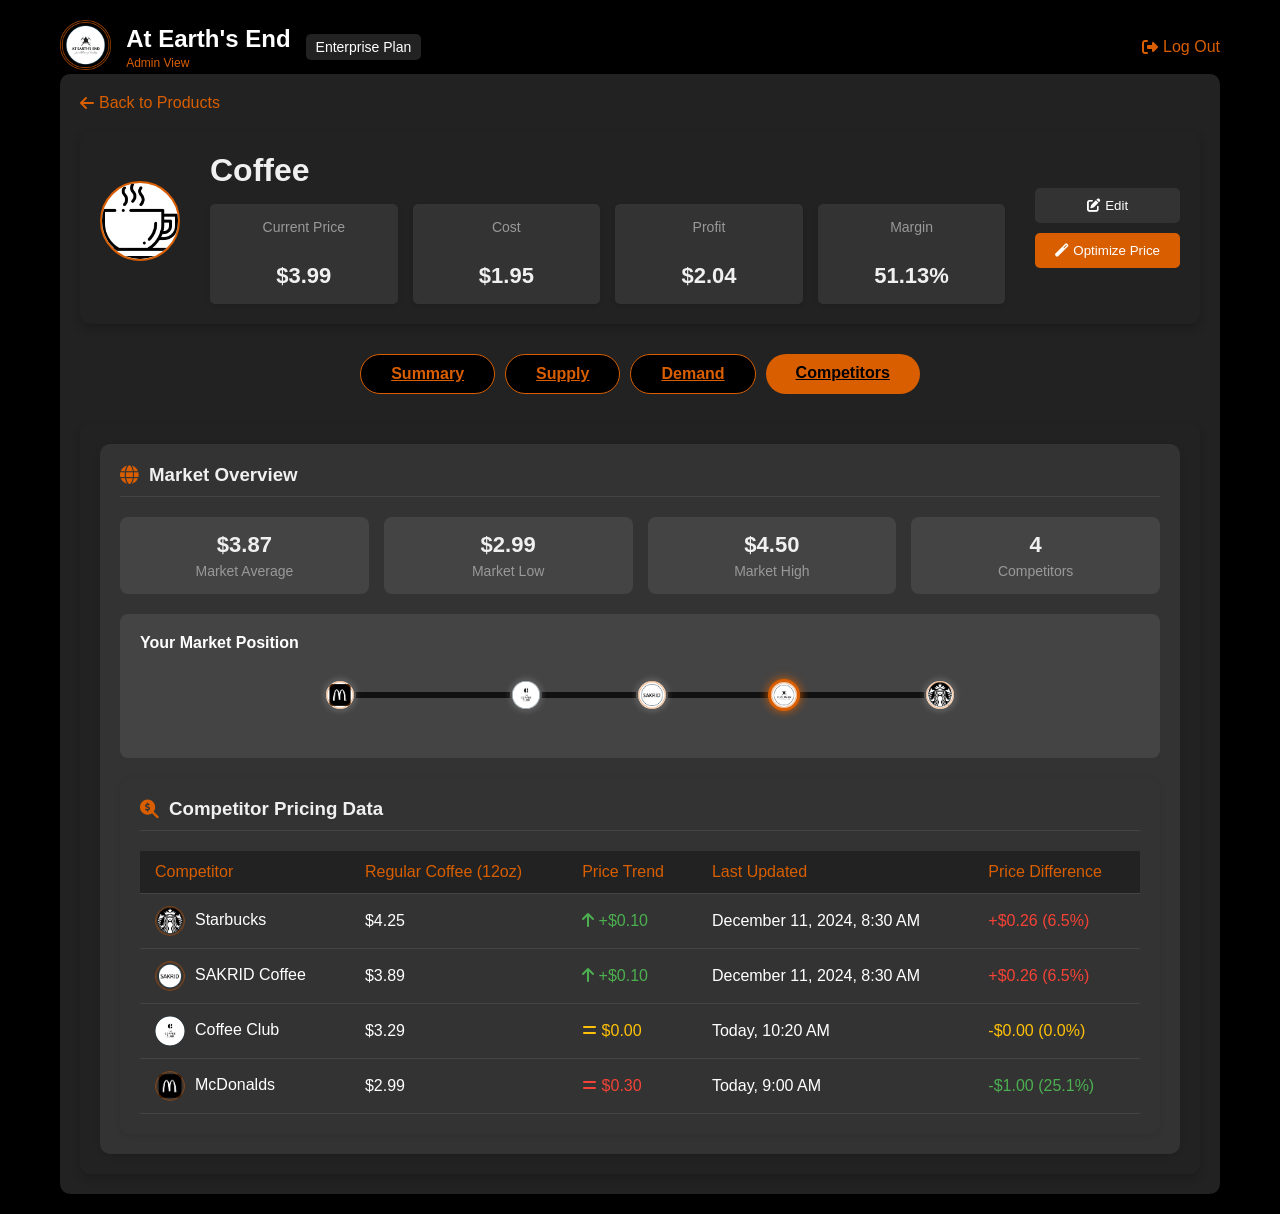
<file: Web_App/competitors.html>
<!DOCTYPE html>
<html lang="en">
    <head>
        <meta charset="UTF-8">
        <meta name="viewport" content="width=device-width, initial-scale=1.0">
        <title>Coffee Details - Dynamic Pricing POS System</title>
        <link rel="stylesheet" href="item-details.css">
        <link rel="stylesheet" href="https://cdnjs.cloudflare.com/ajax/libs/font-awesome/6.2.0/css/all.min.css">
        <link rel="icon" type="image/x-icon" href="/assets/favicon.ico">
    </head>
    <body>
        <div id="item-details-page">
            <div class="container">
                <header class="dashboard-header" style="justify-content: space-between; display: flex; align-items: center;">
                    <div style="display: flex; align-items: center; gap: 15px;">
                        <a href="dashboard.html"><img src="assets/store.png" alt="Store Icon" class="logo"></a>
                        <div><h2>At Earth's End</h2><span class="admin-badge">Admin View</span></div>
                        <span class="plan-badge">Enterprise Plan</span>
                    </div>
                    <a href="index.html" class="logout-btn"><i class="fas fa-sign-out-alt"></i> Log Out</a>
                </header>
    
    
                <div class="tab-content">
                    <div class="back-navigation">
                        <a href="dashboard.html"><i class="fas fa-arrow-left"></i> Back to Products</a>
                    </div>
                    
                    <div class="product-header">
                        <div class="product-image">
                            <img src="assets/Beverages/DripCoffee.png" alt="Coffee">
                        </div>
                        <div class="product-info">
                            <h1>Coffee</h1>
                            <div class="product-stats">
                                <div class="stat">
                                    <span class="stat-label">Current Price</span>
                                    <span class="stat-value">$3.99</span>
                                </div>
                                <div class="stat">
                                    <span class="stat-label">Cost</span>
                                    <span class="stat-value">$1.95</span>
                                </div>
                                <div class="stat">
                                    <span class="stat-label">Profit</span>
                                    <span class="stat-value profit-positive">$2.04</span>
                                </div>
                                <div class="stat">
                                    <span class="stat-label">Margin</span>
                                    <span class="stat-value profit-positive">51.13%</span>
                                </div>
                            </div>
                        </div>
                        <div class="product-actions">
                            <button class="action-btn edit-btn"><i class="fas fa-edit"></i> Edit</button>
                            <button class="action-btn optimize-btn"><i class="fas fa-magic"></i> Optimize Price</button>
                        </div>
                    </div>
                    
                    <div class="tabs">
                        <a href="summary.html" class="tab">Summary</a>
                        <a href="supply.html" class="tab">Supply</a>
                        <a href="demand.html" class="tab">Demand</a>
                        <a href="competitors.html" class="tab active">Competitors</a>
                    </div>

            <div class="tab-content">
                <div class="tab-pane" id="competitors-tab">
                    <div class="dashboard-grid">
                        <div class="dashboard-card full-width">
                            <h3><i class="fas fa-globe"></i> Market Overview</h3>
                            <div class="market-overview">
                                <div class="market-stats">
                                    <div class="market-stat">
                                        <div class="stat-value">$3.87</div>
                                        <div class="stat-label">Market Average</div>
                                    </div>
                                    <div class="market-stat">
                                        <div class="stat-value">$2.99</div>
                                        <div class="stat-label">Market Low</div>
                                    </div>
                                    <div class="market-stat">
                                        <div class="stat-value">$4.50</div>
                                        <div class="stat-label">Market High</div>
                                    </div>
                                    <div class="market-stat">
                                        <div class="stat-value">4</div>
                                        <div class="stat-label">Competitors</div>
                                    </div>
                                </div>
                                <div class="market-position">
                                    <h4>Your Market Position</h4>
                                    <div class="price-scale-bar">
                                        <!-- <div class="price-extreme left">$2.99</div> -->
                                        <div class="price-line">
                                            <img src="assets/Beverages/McDonalds.png" class="price-dot" style="left: 0%;">
                                            <img src="assets/Beverages/Coffee Club.png" class="price-dot" style="left: 31%;">
                                            <img src="assets/Beverages/Sakrid.png" class="price-dot" style="left: 52%;">
                                            <img src="assets/Beverages/Starbucks.png" class="price-dot" style="left: 100%;">
                                            <img src="assets/store.png" class="price-dot your-dot" style="left: 74%;">
                                        </div>
                                        <!-- <div class="price-extreme right">$4.50</div> -->
                                    </div>
                                </div>
                        
                        <div class="dashboard-card full-width">
                            <h3><i class="fas fa-search-dollar"></i> Competitor Pricing Data</h3>
                            <table class="competitors-table">
                                <thead>
                                    <tr>
                                        <th>Competitor</th>
                                        <th>Regular Coffee (12oz)</th>
                                        <th>Price Trend</th>
                                        <th>Last Updated</th>
                                        <th>Price Difference</th>
                                    </tr>
                                </thead>
                                <tbody>
                                    <tr>
                                        <td><img src="assets/Beverages/Starbucks.png" class="competitor-icon" alt="Starbucks">Starbucks</td>
                                        <td>$4.25</td>
                                        <td><span class="trend-up"><i class="fas fa-arrow-up"></i> +$0.10</span></td>
                                        <td>December 11, 2024, 8:30 AM</td>
                                        <td><span class="price-higher">+$0.26 (6.5%)</span></td>
                                    </tr>
                                    <tr>
                                        <td><img src="assets/Beverages/Sakrid.png" class="competitor-icon" alt="Peet's">SAKRID Coffee</td>
                                        <td>$3.89</td>
                                        <td><span class="trend-up"><i class="fas fa-arrow-up"></i> +$0.10</span></td>
                                        <td>December 11, 2024, 8:30 AM</td>
                                        <td><span class="price-higher">+$0.26 (6.5%)</span></td>
                                    </tr>
                                    <tr>
                                        <td><img src="assets/Beverages/Coffee Club.png" class="competitor-icon" alt="Dunkin">Coffee Club</td>
                                        <td>$3.29</td>
                                        <td><span class="trend-neutral"><i class="fas fa-equals"></i> $0.00</span></td>
                                        <td>Today, 10:20 AM</td>
                                        <td><span class="price-equal">-$0.00 (0.0%)</span></td>
                                    </tr>
                                    <tr>
                                        <td><img src="assets/Beverages/McDonalds.png" class="competitor-icon" alt="McDonalds">McDonalds</td>
                                        <td>$2.99</td>
                                        <td><span class="trend-down"><i class="fas fa-equals"></i> $0.30</span></td>
                                        <td>Today, 9:00 AM</td>
                                        <td><span class="price-lower">-$1.00 (25.1%)</span></td>
                                    </tr>
                                </tbody>
                            </table>
                        </div>
                    </div>
                </div>
            </div>
        </div>
    </div>
</body>
</html>
</file>
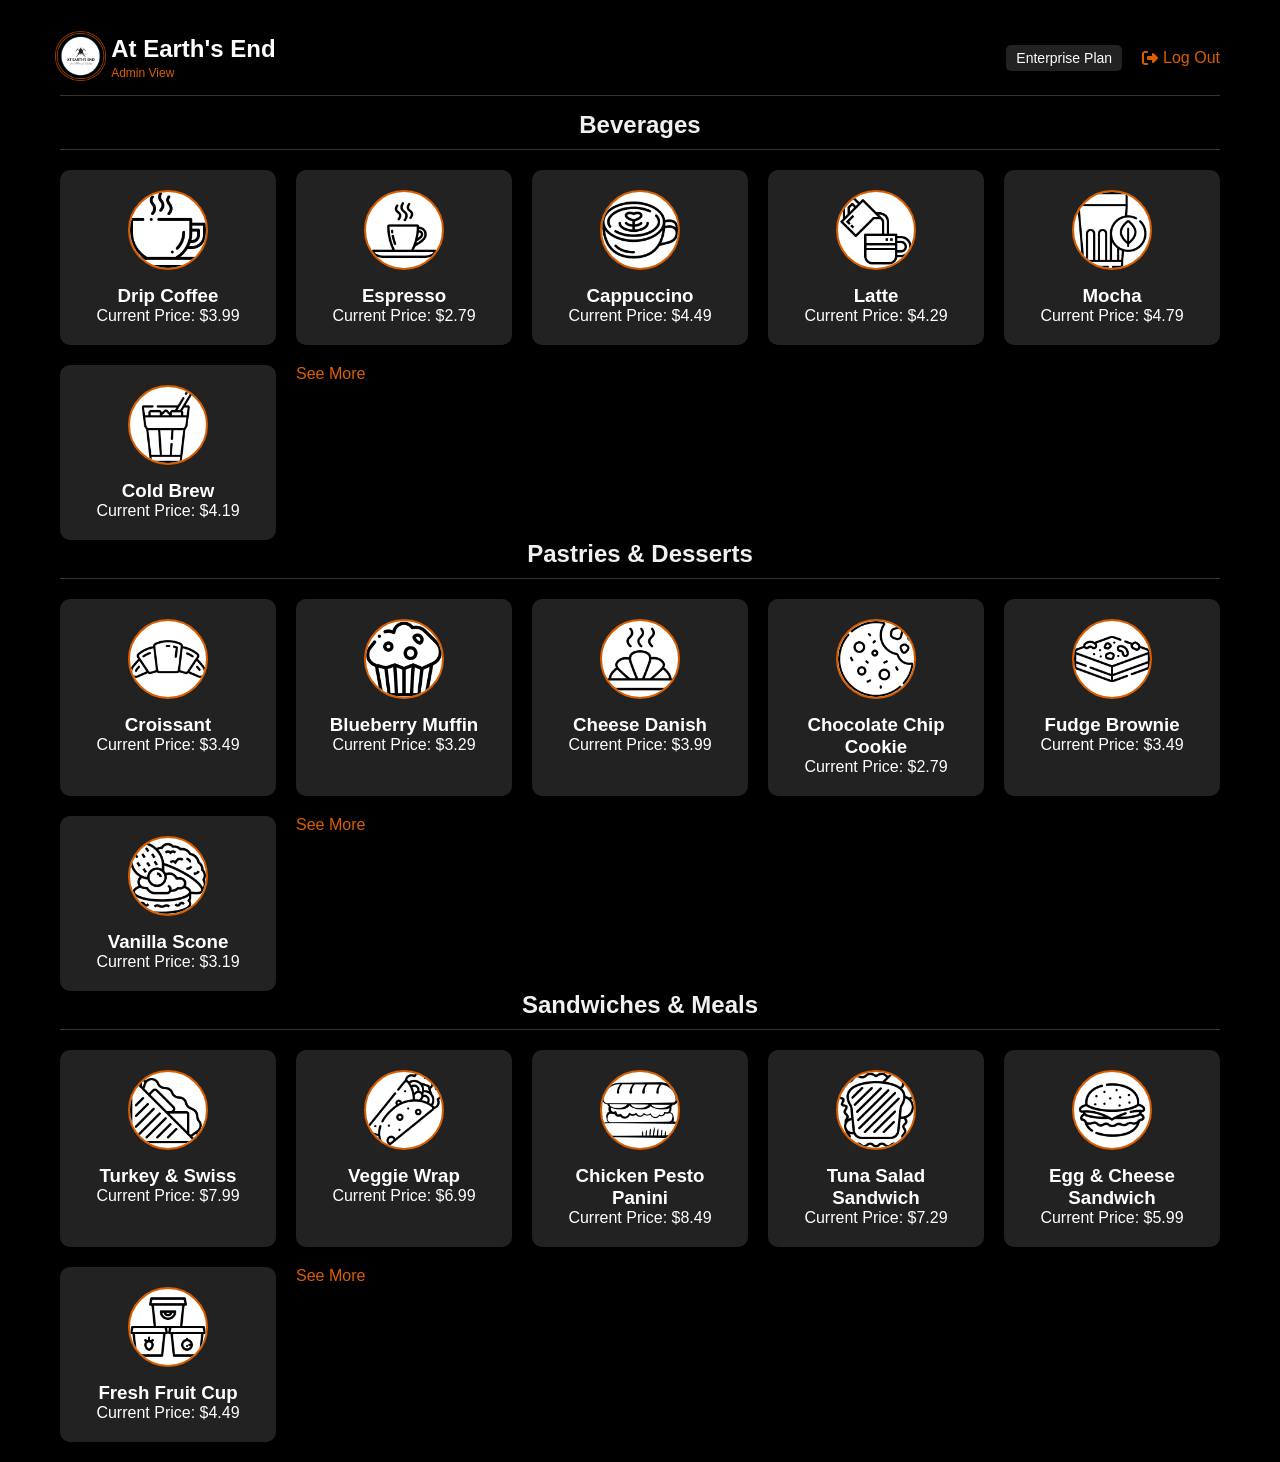
<file: Web_App/dashboard.html>
<!DOCTYPE html>
<html lang="en">
<head>
    <meta charset="UTF-8">
    <meta name="viewport" content="width=device-width, initial-scale=1.0">
    <title>Dashboard - Dynamic Pricing POS System</title>
    <link rel="stylesheet" href="dashboard.css">
    <link rel="stylesheet" href="https://cdnjs.cloudflare.com/ajax/libs/font-awesome/6.2.0/css/all.min.css">
    <link rel="icon" type="image/x-icon" href="/assets/favicon.ico">
</head>
<body>
    <!-- Dashboard Page -->
    <div id="dashboard-page">
        <div class="container">
            <header class="dashboard-header">
                <div style="display: flex; align-items: center;">
                    <a href="dashboard.html">
                        <img src="assets/store.png" alt="Store Icon" class="logo" style="margin: -10%;">
                    </a>
                    <div>
                        <h2>At Earth's End</h2>
                        <span class="admin-badge">Admin View</span>
                    </div>
                </div>
                <div class="header-right">
                    <span class="plan-badge">Enterprise Plan</span>
                    <a href="index.html" class="logout-btn"><i class="fas fa-sign-out-alt"></i> Log Out</a>
                </div>
            </header>
            
            <div class="category-section">
                <h2>Beverages</h2>
                <div class="item-list">
                    <a href="summary.html" class="item-link">
                        <div class="item-card">
                            <div class="item-icon">
                                <img src="assets/Beverages/DripCoffee.png" alt="Coffee">
                            </div>
                            <h3>Drip Coffee</h3>
                            <p>Current Price: $3.99</p>
                        </div>
                    </a>
                    <div class="item-card">
                        <div class="item-icon">
                            <img src="assets/Beverages/Espresso.png" alt="Espresso">
                        </div>
                        <h3>Espresso</h3>
                        <p>Current Price: $2.79</p>
                    </div>
                    <div class="item-card">
                        <div class="item-icon">
                            <img src="assets/Beverages/Cappucino.png" alt="Cappuccino">
                        </div>
                        <h3>Cappuccino</h3>
                        <p>Current Price: $4.49</p>
                    </div>
                    <div class="item-card">
                        <div class="item-icon">
                            <img src="assets/Beverages/Latte.png" alt="Latte">
                        </div>
                        <h3>Latte</h3>
                        <p>Current Price: $4.29</p>
                    </div>
                    <div class="item-card">
                        <div class="item-icon">
                            <img src="assets/Beverages/Matcha.png" alt="Matcha">
                        </div>
                        <h3>Mocha</h3>
                        <p>Current Price: $4.79</p>
                    </div>
                    <div class="item-card">
                        <div class="item-icon">
                            <img src="assets/Beverages/ColdBrew.png" alt="Cold Brew">
                        </div>
                        <h3>Cold Brew</h3>
                        <p>Current Price: $4.19</p>
                    </div>
                    <p class="see-more"><a>See More</a></p>
                </div>
            </div>
            
            <div class="category-section">
                <h2>Pastries & Desserts</h2>
                <div class="item-list">
                    <div class="item-card">
                        <div class="item-icon">
                            <img src="assets/Pasteries/Croisant.png" alt="Croissant">
                        </div>
                        <h3>Croissant</h3>
                        <p>Current Price: $3.49</p>
                    </div>
                    <div class="item-card">
                        <div class="item-icon">
                            <img src="assets/Pasteries/muffin.png" alt="Muffin">
                        </div>
                        <h3>Blueberry Muffin</h3>
                        <p>Current Price: $3.29</p>
                    </div>
                    <div class="item-card">
                        <div class="item-icon">
                            <img src="assets/Pasteries/Danish.png" alt="Danish">
                        </div>
                        <h3>Cheese Danish</h3>
                        <p>Current Price: $3.99</p>
                    </div>
                    <div class="item-card">
                        <div class="item-icon">
                            <img src="assets/Pasteries/Cookie.png" alt="Cookie">
                        </div>
                        <h3>Chocolate Chip Cookie</h3>
                        <p>Current Price: $2.79</p>
                    </div>
                    <div class="item-card">
                        <div class="item-icon">
                            <img src="assets/Pasteries/Brownies.png" alt="Brownie">
                        </div>
                        <h3>Fudge Brownie</h3>
                        <p>Current Price: $3.49</p>
                    </div>
                    <div class="item-card">
                        <div class="item-icon">
                            <img src="assets/Pasteries/Scone.png" alt="Scone">
                        </div>
                        <h3>Vanilla Scone</h3>
                        <p>Current Price: $3.19</p>
                    </div>
                    <p class="see-more"><a>See More</a></p>
                </div>
            </div>
            
            <div class="category-section">
                <h2>Sandwiches & Meals</h2>
                <div class="item-list">
                    <div class="item-card">
                        <div class="item-icon">
                            <img src="assets/Meals/TurkeySwiss.png" alt="Turkey Sandwich">
                        </div>
                        <h3>Turkey & Swiss</h3>
                        <p>Current Price: $7.99</p>
                    </div>
                    <div class="item-card">
                        <div class="item-icon">
                            <img src="assets/Meals/VeggieWrap.png" alt="Veggie Wrap">
                        </div>
                        <h3>Veggie Wrap</h3>
                        <p>Current Price: $6.99</p>
                    </div>
                    <div class="item-card">
                        <div class="item-icon">
                            <img src="assets/Meals/CheckenPestoPannini.png" alt="Chicken Panini">
                        </div>
                        <h3>Chicken Pesto Panini</h3>
                        <p>Current Price: $8.49</p>
                    </div>
                    <div class="item-card">
                        <div class="item-icon">
                            <img src="assets/Meals/TunaSaladSandwhich.png" alt="Tuna Salad">
                        </div>
                        <h3>Tuna Salad Sandwich</h3>
                        <p>Current Price: $7.29</p>
                    </div>
                    <div class="item-card">
                        <div class="item-icon">
                            <img src="assets/Meals/EggSandwhich.png" alt="Breakfast Sandwich">
                        </div>
                        <h3>Egg & Cheese Sandwich</h3>
                        <p>Current Price: $5.99</p>
                    </div>
                    <div class="item-card">
                        <div class="item-icon">
                            <img src="assets/Meals/FruitCup.png" alt="Fruit Cup">
                        </div>
                        <h3>Fresh Fruit Cup</h3>
                        <p>Current Price: $4.49</p>
                    </div>
                <p class="see-more"><a>See More</a></p>
            </div>
            </div>
        </div>
    </div>
</body>
</html>
</file>
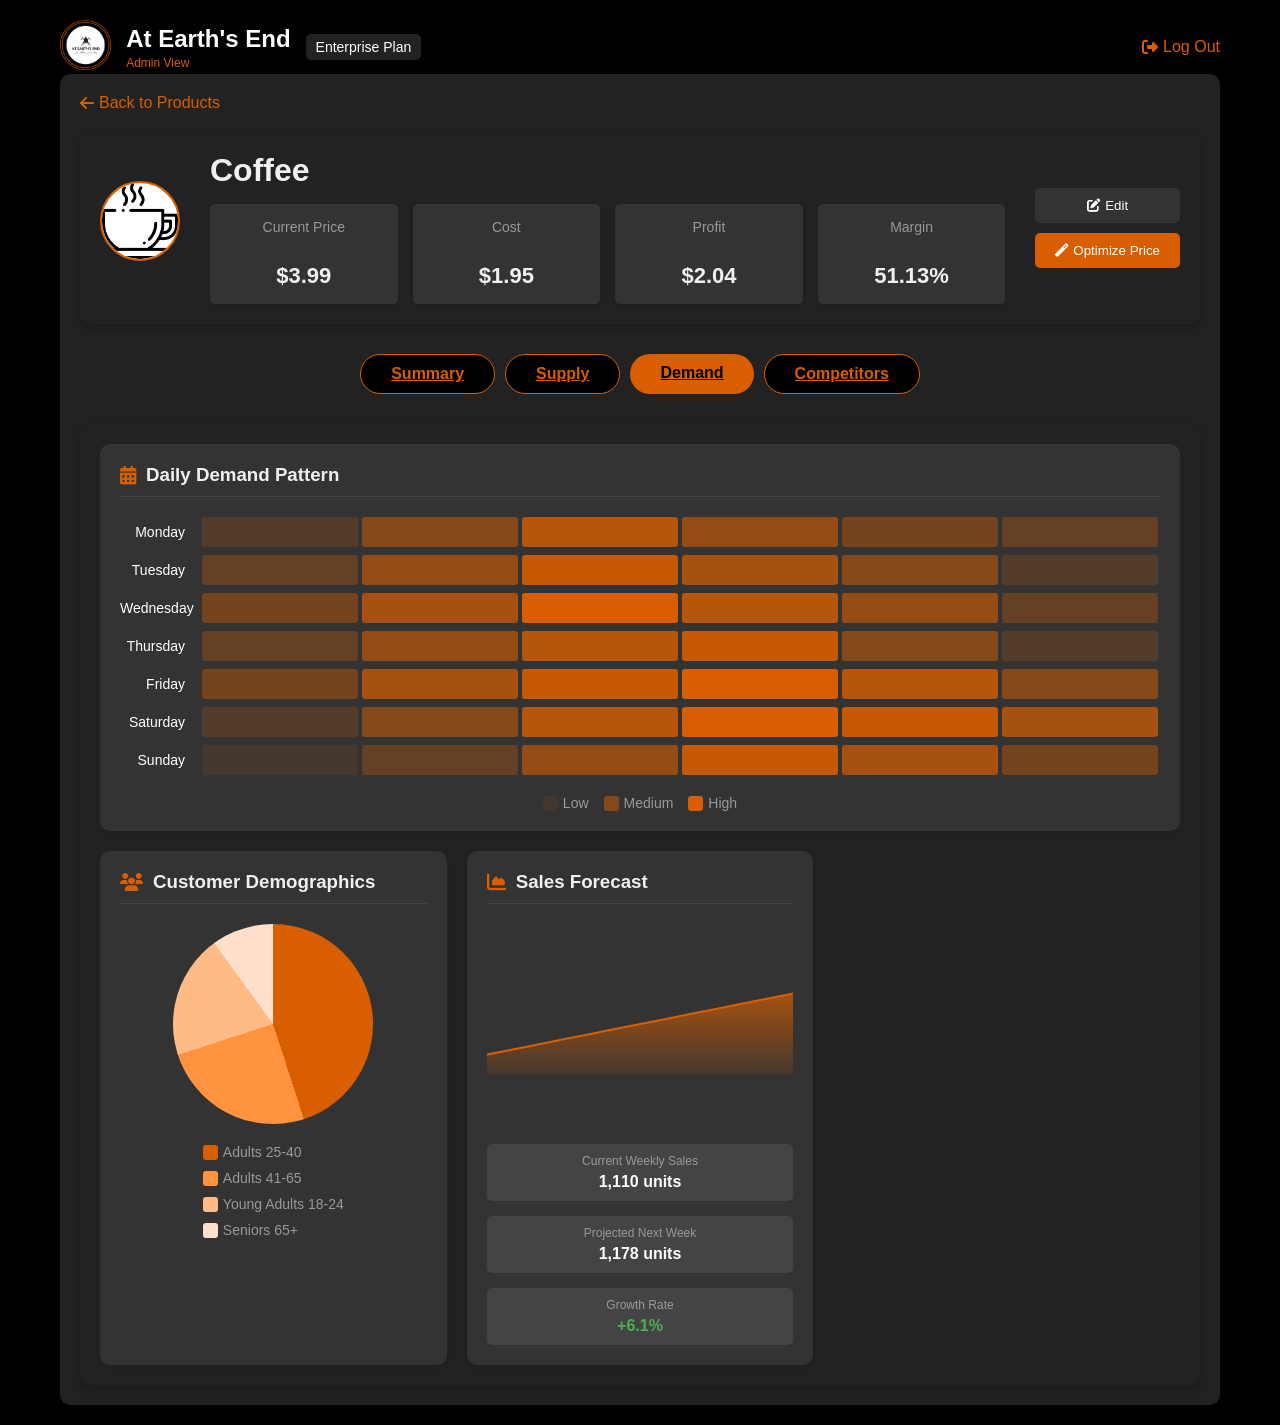
<file: Web_App/demand.html>
<!DOCTYPE html>
<html lang="en">
    <head>
        <meta charset="UTF-8">
        <meta name="viewport" content="width=device-width, initial-scale=1.0">
        <title>Coffee Details - Dynamic Pricing POS System</title>
        <link rel="stylesheet" href="item-details.css">
        <link rel="stylesheet" href="https://cdnjs.cloudflare.com/ajax/libs/font-awesome/6.2.0/css/all.min.css">
        <link rel="icon" type="image/x-icon" href="/assets/favicon.ico">
    </head>
    <body>
        <div id="item-details-page">
            <div class="container">
                <header class="dashboard-header" style="justify-content: space-between; display: flex; align-items: center;">
                    <div style="display: flex; align-items: center; gap: 15px;">
                        <a href="dashboard.html"><img src="assets/store.png" alt="Store Icon" class="logo"></a>
                        <div><h2>At Earth's End</h2><span class="admin-badge">Admin View</span></div>
                        <span class="plan-badge">Enterprise Plan</span>
                    </div>
                    <a href="index.html" class="logout-btn"><i class="fas fa-sign-out-alt"></i> Log Out</a>
                </header>
    
    
                <div class="tab-content">
                    <div class="back-navigation">
                        <a href="dashboard.html"><i class="fas fa-arrow-left"></i> Back to Products</a>
                    </div>
                    
                    <div class="product-header">
                        <div class="product-image">
                            <img src="assets/Beverages/DripCoffee.png" alt="Coffee">
                        </div>
                        <div class="product-info">
                            <h1>Coffee</h1>
                            <div class="product-stats">
                                <div class="stat">
                                    <span class="stat-label">Current Price</span>
                                    <span class="stat-value">$3.99</span>
                                </div>
                                <div class="stat">
                                    <span class="stat-label">Cost</span>
                                    <span class="stat-value">$1.95</span>
                                </div>
                                <div class="stat">
                                    <span class="stat-label">Profit</span>
                                    <span class="stat-value profit-positive">$2.04</span>
                                </div>
                                <div class="stat">
                                    <span class="stat-label">Margin</span>
                                    <span class="stat-value profit-positive">51.13%</span>
                                </div>
                            </div>
                        </div>
                        <div class="product-actions">
                            <button class="action-btn edit-btn"><i class="fas fa-edit"></i> Edit</button>
                            <button class="action-btn optimize-btn"><i class="fas fa-magic"></i> Optimize Price</button>
                        </div>
                    </div>
                    
                    <div class="tabs">
                        <a href="summary.html" class="tab">Summary</a>
                        <a href="supply.html" class="tab">Supply</a>
                        <a href="demand.html" class="tab active">Demand</a>
                        <a href="competitors.html" class="tab">Competitors</a>
                    </div>

            <div class="tab-content">
                <div class="tab-pane" id="demand-tab"">
                    <div class="dashboard-grid">
                        <div class="dashboard-card full-width">
                            <h3><i class="fas fa-calendar-alt"></i> Daily Demand Pattern</h3>
                            <div class="daily-demand-chart">
                                <div class="heatmap">
                                    <div class="heatmap-row">
                                        <div class="heatmap-label">Monday</div>
                                        <div class="heatmap-cells">
                                            <div class="heatmap-cell" style="background-color: rgba(216, 94, 0, 0.2);"></div>
                                            <div class="heatmap-cell" style="background-color: rgba(216, 94, 0, 0.5);"></div>
                                            <div class="heatmap-cell" style="background-color: rgba(216, 94, 0, 0.8);"></div>
                                            <div class="heatmap-cell" style="background-color: rgba(216, 94, 0, 0.6);"></div>
                                            <div class="heatmap-cell" style="background-color: rgba(216, 94, 0, 0.4);"></div>
                                            <div class="heatmap-cell" style="background-color: rgba(216, 94, 0, 0.3);"></div>
                                        </div>
                                    </div>
                                    <div class="heatmap-row">
                                        <div class="heatmap-label">Tuesday</div>
                                        <div class="heatmap-cells">
                                            <div class="heatmap-cell" style="background-color: rgba(216, 94, 0, 0.3);"></div>
                                            <div class="heatmap-cell" style="background-color: rgba(216, 94, 0, 0.6);"></div>
                                            <div class="heatmap-cell" style="background-color: rgba(216, 94, 0, 0.9);"></div>
                                            <div class="heatmap-cell" style="background-color: rgba(216, 94, 0, 0.7);"></div>
                                            <div class="heatmap-cell" style="background-color: rgba(216, 94, 0, 0.5);"></div>
                                            <div class="heatmap-cell" style="background-color: rgba(216, 94, 0, 0.2);"></div>
                                        </div>
                                    </div>
                                    <div class="heatmap-row">
                                        <div class="heatmap-label">Wednesday</div>
                                        <div class="heatmap-cells">
                                            <div class="heatmap-cell" style="background-color: rgba(216, 94, 0, 0.4);"></div>
                                            <div class="heatmap-cell" style="background-color: rgba(216, 94, 0, 0.7);"></div>
                                            <div class="heatmap-cell" style="background-color: rgba(216, 94, 0, 1.0);"></div>
                                            <div class="heatmap-cell" style="background-color: rgba(216, 94, 0, 0.8);"></div>
                                            <div class="heatmap-cell" style="background-color: rgba(216, 94, 0, 0.6);"></div>
                                            <div class="heatmap-cell" style="background-color: rgba(216, 94, 0, 0.3);"></div>
                                        </div>
                                    </div>
                                    <div class="heatmap-row">
                                        <div class="heatmap-label">Thursday</div>
                                        <div class="heatmap-cells">
                                            <div class="heatmap-cell" style="background-color: rgba(216, 94, 0, 0.3);"></div>
                                            <div class="heatmap-cell" style="background-color: rgba(216, 94, 0, 0.6);"></div>
                                            <div class="heatmap-cell" style="background-color: rgba(216, 94, 0, 0.8);"></div>
                                            <div class="heatmap-cell" style="background-color: rgba(216, 94, 0, 0.9);"></div>
                                            <div class="heatmap-cell" style="background-color: rgba(216, 94, 0, 0.5);"></div>
                                            <div class="heatmap-cell" style="background-color: rgba(216, 94, 0, 0.2);"></div>
                                        </div>
                                    </div>
                                    <div class="heatmap-row">
                                        <div class="heatmap-label">Friday</div>
                                        <div class="heatmap-cells">
                                            <div class="heatmap-cell" style="background-color: rgba(216, 94, 0, 0.4);"></div>
                                            <div class="heatmap-cell" style="background-color: rgba(216, 94, 0, 0.7);"></div>
                                            <div class="heatmap-cell" style="background-color: rgba(216, 94, 0, 0.9);"></div>
                                            <div class="heatmap-cell" style="background-color: rgba(216, 94, 0, 1.0);"></div>
                                            <div class="heatmap-cell" style="background-color: rgba(216, 94, 0, 0.8);"></div>
                                            <div class="heatmap-cell" style="background-color: rgba(216, 94, 0, 0.5);"></div>
                                        </div>
                                    </div>
                                    <div class="heatmap-row">
                                        <div class="heatmap-label">Saturday</div>
                                        <div class="heatmap-cells">
                                            <div class="heatmap-cell" style="background-color: rgba(216, 94, 0, 0.2);"></div>
                                            <div class="heatmap-cell" style="background-color: rgba(216, 94, 0, 0.5);"></div>
                                            <div class="heatmap-cell" style="background-color: rgba(216, 94, 0, 0.8);"></div>
                                            <div class="heatmap-cell" style="background-color: rgba(216, 94, 0, 1.0);"></div>
                                            <div class="heatmap-cell" style="background-color: rgba(216, 94, 0, 0.9);"></div>
                                            <div class="heatmap-cell" style="background-color: rgba(216, 94, 0, 0.7);"></div>
                                        </div>
                                    </div>
                                    <div class="heatmap-row">
                                        <div class="heatmap-label">Sunday</div>
                                        <div class="heatmap-cells">
                                            <div class="heatmap-cell" style="background-color: rgba(216, 94, 0, 0.1);"></div>
                                            <div class="heatmap-cell" style="background-color: rgba(216, 94, 0, 0.3);"></div>
                                            <div class="heatmap-cell" style="background-color: rgba(216, 94, 0, 0.6);"></div>
                                            <div class="heatmap-cell" style="background-color: rgba(216, 94, 0, 0.9);"></div>
                                            <div class="heatmap-cell" style="background-color: rgba(216, 94, 0, 0.7);"></div>
                                            <div class="heatmap-cell" style="background-color: rgba(216, 94, 0, 0.4);"></div>
                                        </div>
                                    </div>
                                </div>
                                <div class="heatmap-legend">
                                    <div class="legend-item">
                                        <div class="legend-color" style="background-color: rgba(216, 94, 0, 0.1);"></div>
                                        <div class="legend-label">Low</div>
                                    </div>
                                    <div class="legend-item">
                                        <div class="legend-color" style="background-color: rgba(216, 94, 0, 0.5);"></div>
                                        <div class="legend-label">Medium</div>
                                    </div>
                                    <div class="legend-item">
                                        <div class="legend-color" style="background-color: rgba(216, 94, 0, 1.0);"></div>
                                        <div class="legend-label">High</div>
                                    </div>
                                </div>
                            </div>
                        </div>
                        
                        <div class="dashboard-card">
                            <h3><i class="fas fa-users"></i> Customer Demographics</h3>
                            <div class="demographics-chart">
                                <div class="pie-chart">
                                    <div class="pie-segment" style="--percentage: 45%; --color: #d85e00;">
                                        <!-- <span class="pie-label.label-1">45%</span> -->
                                    </div>
                                    <div class="pie-segment" style="--percentage: 25%; --color: #ff9340;">
                                        <!-- <span class="pie-label.label-2">25%</span> -->
                                    </div>
                                    <div class="pie-segment" style="--percentage: 20%; --color: #ffbb85;">
                                        <!-- <span class="pie-label.label-3">20%</span> -->
                                    </div>
                                    <div class="pie-segment" style="--percentage: 10%; --color: #ffe0cc;">
                                        <!-- <span class="pie-label.label-4">10%</span> -->
                                    </div>
                                </div>
                                <div class="demographics-legend">
                                    <div class="legend-item">
                                        <div class="legend-color" style="background-color: #d85e00;"></div>
                                        <div class="legend-label">Adults 25-40</div>
                                    </div>
                                    <div class="legend-item">
                                        <div class="legend-color" style="background-color: #ff9340;"></div>
                                        <div class="legend-label">Adults 41-65</div>
                                    </div>
                                    <div class="legend-item">
                                        <div class="legend-color" style="background-color: #ffbb85;"></div>
                                        <div class="legend-label">Young Adults 18-24</div>
                                    </div>
                                    <div class="legend-item">
                                        <div class="legend-color" style="background-color: #ffe0cc;"></div>
                                        <div class="legend-label">Seniors 65+</div>
                                    </div>
                                </div>
                            </div>
                        </div>
                        
                        <div class="dashboard-card">
                            <h3><i class="fas fa-chart-area"></i> Sales Forecast</h3>
                            <div class="forecast-chart">
                                <svg viewBox="0 0 300 100" class="chart">
                                    <defs>
                                        <linearGradient id="gradient" x1="0%" y1="0%" x2="0%" y2="100%">
                                            <stop offset="0%" stop-color="#d85e00" stop-opacity="0.7" />
                                            <stop offset="100%" stop-color="#d85e00" stop-opacity="0.1" />
                                        </linearGradient>
                                    </defs>
                                    <path 
                                        d="M0,80 L25,75 L50,70 L75,65 L100,60 L125,55 L150,50 L175,45 L200,40 L225,35 L250,30 L275,25 L300,20 L300,100 L0,100 Z" 
                                        fill="url(#gradient)" />
                                    <polyline
                                        fill="none"
                                        stroke="#d85e00"
                                        stroke-width="2"
                                        points="
                                            0,80
                                            25,75
                                            50,70
                                            75,65
                                            100,60
                                            125,55
                                            150,50
                                            175,45
                                            200,40
                                            225,35
                                            250,30
                                            275,25
                                            300,20
                                        "
                                    />
                                </svg>
                            </div>
                            <div class="forecast-summary">
                                <div class="forecast-item">
                                    <span class="forecast-label">Current Weekly Sales</span>
                                    <span class="forecast-value">1,110 units</span>
                                </div>
                                <div class="forecast-item">
                                    <span class="forecast-label">Projected Next Week</span>
                                    <span class="forecast-value">1,178 units</span>
                                </div>
                                <div class="forecast-item">
                                    <span class="forecast-label">Growth Rate</span>
                                    <span class="forecast-value trend-up">+6.1%</span>
                                </div>
                            </div>
                        </div>
                    </div>
                </div>
            </div>
        </div>
    </div>
</body>
</html>
</file>
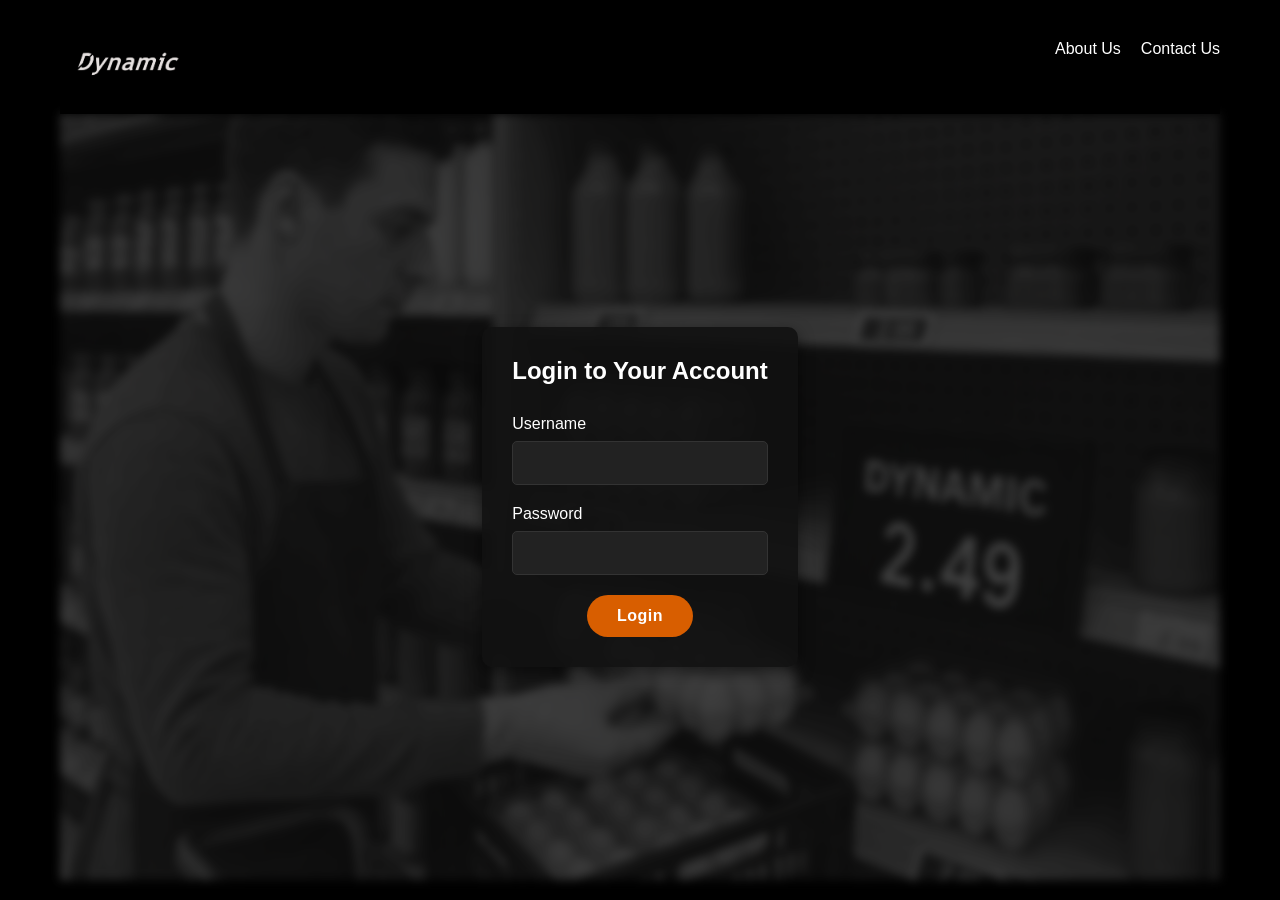
<file: Web_App/login.html>
<!DOCTYPE html>
<html lang="en">
<head>
<meta charset="UTF-8">
<meta name="viewport" content="width=device-width, initial-scale=1.0">
<title>Login - Dynamic Pricing POS System</title>
<link rel="stylesheet" href="style.css">
<link rel="icon" type="image/x-icon" href="/assets/favicon.ico">
</head>
<body>
<!-- Login Page -->
<div id="login-page">
    <div class="container">
        <header class="header">
            <a href="index.html">
                <img src="assets/Dynamic_logo.png" alt="Dynamic Pricing POS" class="logo">
            </a>
            <nav class="nav">
                <a href="#">About Us</a>
                <a href="#">Contact Us</a>
            </nav>
        </header>
        <div class="login-content">
            <img src="assets/login-bg.png" alt="Store Icon" class="hero-bg">
            <div class="login-container">
                <h2 class="text-center" style="margin-bottom: 30px;">Login to Your Account</h2>
                <form id="login-form" onsubmit="validateLogin(event)">
                    <div class="form-group">
                        <label for="username">Username</label>
                        <input type="text" id="username" name="username">
                    </div>
                    <div class="form-group">
                        <label for="password">Password</label>
                        <input type="password" id="password" name="password">
                    </div>
                    <div class="text-center">
                        <button type="submit" class="btn">Login</button>
                    </div>
                </form>
            </div>
        </div>
    </div>
</div>
<script>
    function validateLogin(event) {
        event.preventDefault();
        const username = document.getElementById('username').value;
        const password = document.getElementById('password').value;
        if (username === "At Earth's End" && password === "Password") {
            window.location.href = "dashboard.html";
        } else {
            alert('Invalid credentials. Please try again.');
        }
    }
</script>
</body>
</html>
</file>
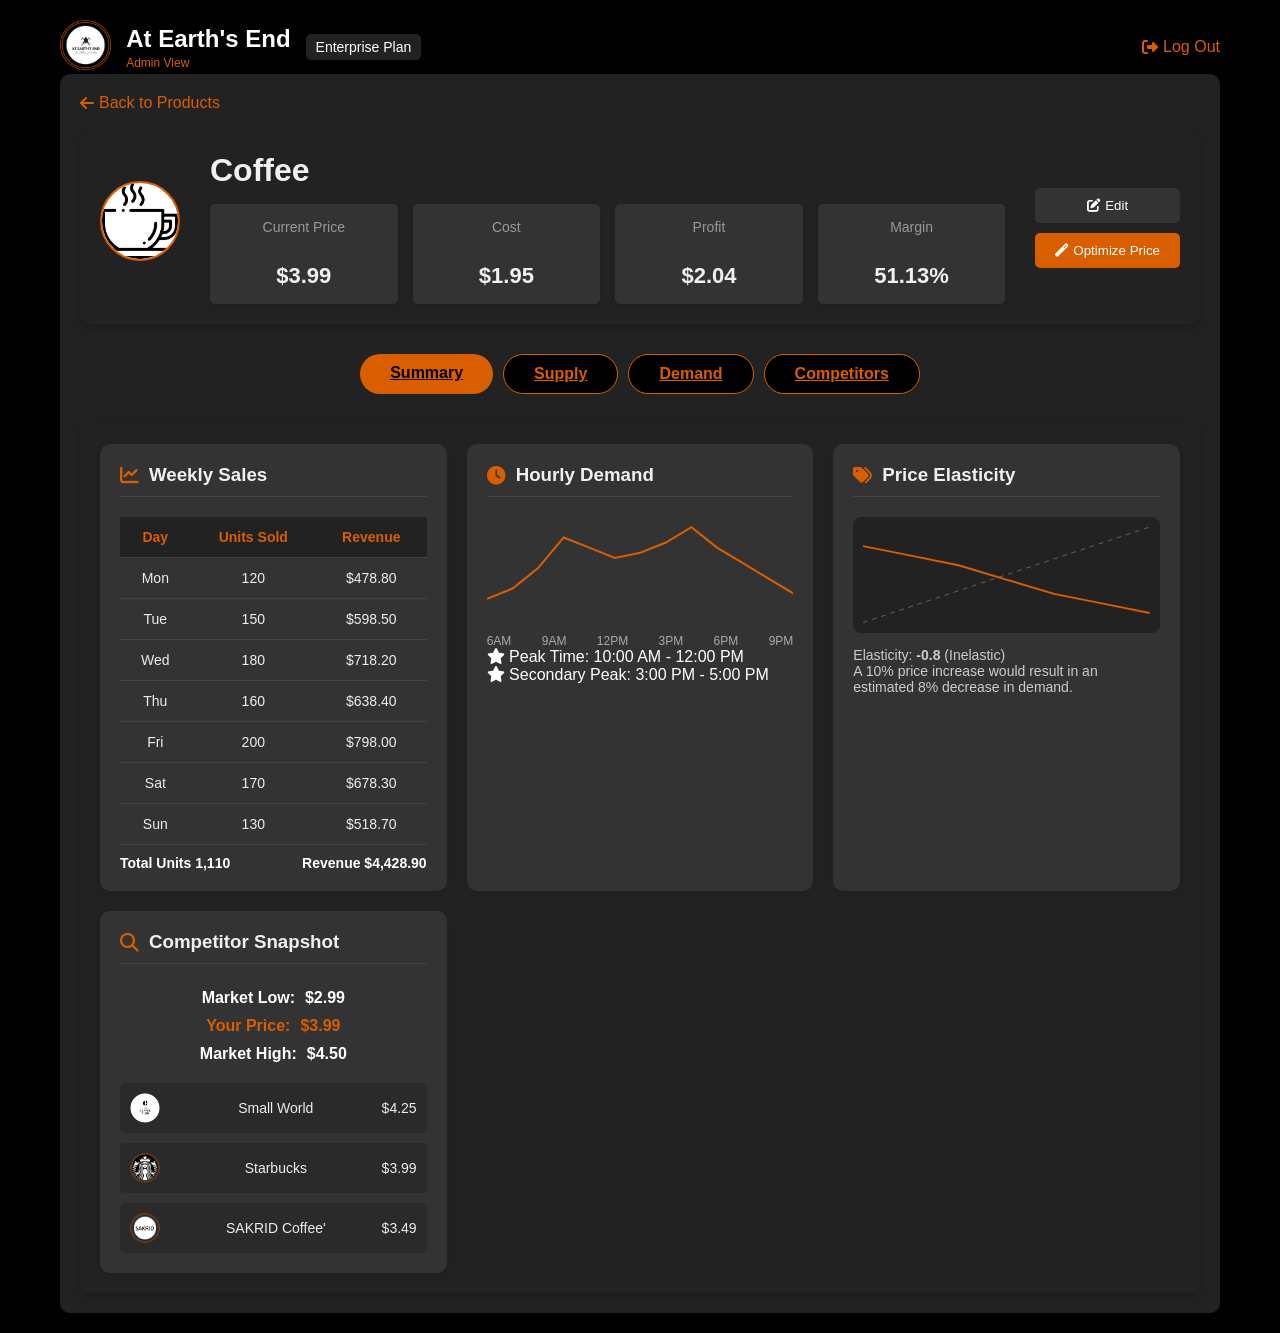
<file: Web_App/summary.html>
<!DOCTYPE html>
<html lang="en">
<head>
    <meta charset="UTF-8">
    <meta name="viewport" content="width=device-width, initial-scale=1.0">
    <title>Coffee Details - Dynamic Pricing POS System</title>
    <link rel="stylesheet" href="item-details.css">
    <link rel="stylesheet" href="https://cdnjs.cloudflare.com/ajax/libs/font-awesome/6.2.0/css/all.min.css">
    <link rel="icon" type="image/x-icon" href="/assets/favicon.ico">
</head>
<body>
    <div id="item-details-page">
        <div class="container">
            <header class="dashboard-header" style="justify-content: space-between; display: flex; align-items: center;">
                <div style="display: flex; align-items: center; gap: 15px;">
                    <a href="dashboard.html"><img src="assets/store.png" alt="Store Icon" class="logo"></a>
                    <div><h2>At Earth's End</h2><span class="admin-badge">Admin View</span></div>
                    <span class="plan-badge">Enterprise Plan</span>
                </div>
                <a href="index.html" class="logout-btn"><i class="fas fa-sign-out-alt"></i> Log Out</a>
            </header>

            <div class="tab-content">
                <div class="back-navigation">
                    <a href="dashboard.html"><i class="fas fa-arrow-left"></i> Back to Products</a>
                </div>
                
                <div class="product-header">
                    <div class="product-image">
                        <img src="assets/Beverages/DripCoffee.png" alt="Coffee">
                    </div>
                    <div class="product-info">
                        <h1>Coffee</h1>
                        <div class="product-stats">
                            <div class="stat">
                                <span class="stat-label">Current Price</span>
                                <span class="stat-value">$3.99</span>
                            </div>
                            <div class="stat">
                                <span class="stat-label">Cost</span>
                                <span class="stat-value">$1.95</span>
                            </div>
                            <div class="stat">
                                <span class="stat-label">Profit</span>
                                <span class="stat-value profit-positive">$2.04</span>
                            </div>
                            <div class="stat">
                                <span class="stat-label">Margin</span>
                                <span class="stat-value profit-positive">51.13%</span>
                            </div>
                        </div>
                    </div>
                    <div class="product-actions">
                        <button class="action-btn edit-btn"><i class="fas fa-edit"></i> Edit</button>
                        <button class="action-btn optimize-btn"><i class="fas fa-magic"></i> Optimize Price</button>
                    </div>
                </div>
                
                <div class="tabs">
                    <a href="summary.html" class="tab active">Summary</a>
                    <a href="supply.html" class="tab">Supply</a>
                    <a href="demand.html" class="tab">Demand</a>
                    <a href="competitors.html" class="tab">Competitors</a>
                </div>
                
                <div class="tab-content">
                    <div class="tab-pane active" id="summary-tab">
                        <div class="dashboard-grid">
                            <div class="dashboard-card">
                                <h3><i class="fas fa-chart-line"></i> Weekly Sales</h3>
                                <div class="chart-container">
                                    <div class="bar-chart">
                                        <table class="weekly-sales-table">
                                          <thead>
                                            <tr>
                                              <th>Day</th>
                                              <th>Units Sold</th>
                                              <th>Revenue</th>
                                            </tr>
                                          </thead>
                                          <tbody>
                                            <tr>
                                              <td>Mon</td>
                                              <td>120</td>
                                              <td>$478.80</td>
                                            </tr>
                                            <tr>
                                              <td>Tue</td>
                                              <td>150</td>
                                              <td>$598.50</td>
                                            </tr>
                                            <tr>
                                              <td>Wed</td>
                                              <td>180</td>
                                              <td>$718.20</td>
                                            </tr>
                                            <tr>
                                              <td>Thu</td>
                                              <td>160</td>
                                              <td>$638.40</td>
                                            </tr>
                                            <tr>
                                              <td>Fri</td>
                                              <td>200</td>
                                              <td>$798.00</td>
                                            </tr>
                                            <tr>
                                              <td>Sat</td>
                                              <td>170</td>
                                              <td>$678.30</td>
                                            </tr>
                                            <tr>
                                              <td>Sun</td>
                                              <td>130</td>
                                              <td>$518.70</td>
                                            </tr>
                                          </tbody>
                                        </table>
                                      </div>
                                </div>
                                <div class="chart-summary">
                                    <div class="summary-stat">
                                        <span class="summary-label">Total Units</span>
                                        <span class="summary-value">1,110</span>
                                    </div>
                                    <div class="summary-stat">
                                        <span class="summary-label">Revenue</span>
                                        <span class="summary-value">$4,428.90</span>
                                    </div>
                                </div>
                            </div>
                            
                            <div class="dashboard-card">
                                <h3><i class="fas fa-clock"></i> Hourly Demand</h3>
                                <div class="chart-container">
                                    <div class="line-chart">
                                        <svg viewBox="0 0 300 100" class="chart">
                                            <polyline
                                                fill="none"
                                                stroke="#d85e00"
                                                stroke-width="2"
                                                points="
                                                    0,80
                                                    25,70
                                                    50,50
                                                    75,20
                                                    100,30
                                                    125,40
                                                    150,35
                                                    175,25
                                                    200,10
                                                    225,30
                                                    250,45
                                                    275,60
                                                    300,75
                                                "
                                            />
                                        </svg>
                                        <div class="chart-labels">
                                            <span>6AM</span>
                                            <span>9AM</span>
                                            <span>12PM</span>
                                            <span>3PM</span>
                                            <span>6PM</span>
                                            <span>9PM</span>
                                        </div>
                                    </div>
                                </div>
                                <div class="peak-times">
                                    <div class="peak-time">
                                        <i class="fas fa-star"></i>
                                        <span>Peak Time: 10:00 AM - 12:00 PM</span>
                                    </div>
                                    <div class="peak-time">
                                        <i class="fas fa-star"></i>
                                        <span>Secondary Peak: 3:00 PM - 5:00 PM</span>
                                    </div>
                                </div>
                            </div>
                            
                            <div class="dashboard-card">
                                <h3><i class="fas fa-tags"></i> Price Elasticity</h3>
                                <div class="chart-container">
                                    <div class="elasticity-chart">
                                        <svg viewBox="0 0 300 100" class="chart">
                                            <line x1="0" y1="100" x2="300" y2="0" stroke="#666" stroke-width="1" stroke-dasharray="5,5" />
                                            <polyline
                                                fill="none"
                                                stroke="#d85e00"
                                                stroke-width="2"
                                                points="
                                                    0,20
                                                    50,30
                                                    100,40
                                                    150,55
                                                    200,70
                                                    250,80
                                                    300,90
                                                "
                                            />
                                        </svg>
                                    </div>
                                </div>
                                <div class="elasticity-summary">
                                    <p>Elasticity: <strong>-0.8</strong> (Inelastic)</p>
                                    <p>A 10% price increase would result in an estimated 8% decrease in demand.</p>
                                </div>
                            </div>
                            
                            <div class="dashboard-card competitor-snapshot">
                                <h3><i class="fas fa-search"></i> Competitor Snapshot</h3>
                                <div class="competitor-range">
                                    <div class="range-chart">
                                        <div class="range-bar">
                                            <div class="range-marker" style="left: 45%;" title="Your price: $3.99"></div>
                                        </div>
                                    </div>
                                    <div class="range-summary">
                                        <div class="summary-item">
                                            <span class="summary-label">Market Low:</span>
                                            <span class="summary-value">$2.99</span>
                                        </div>
                                        <div class="summary-item">
                                            <span class="my-summary-label">Your Price:</span>
                                            <span class="my-summary-value">$3.99</span>
                                        </div>
                                        <div class="summary-item">
                                            <span class="summary-label">Market High:   </span>
                                            <span class="summary-value">$4.50</span>
                                        </div>
                                    </div>
                                </div>
                                <div class="top-competitors">
                                    <div class="competitor">
                                        <img src="assets/Beverages/Coffee Club.png" alt="Coffee Club" class="competitor-icon">
                                        <span class="competitor-name">Small World</span>
                                        <span class="competitor-price">$4.25</span>
                                    </div>
                                    <div class="competitor">
                                        <img src="assets/Beverages/Starbucks.png" alt="Starbucks" class="competitor-icon">
                                        <span class="competitor-name">Starbucks</span>
                                        <span class="competitor-price">$3.99</span>
                                    </div>
                                    <div class="competitor">
                                        <img src="assets/Beverages/Sakrid.png" alt="SAKRID Coffee" class="competitor-icon">
                                        <span class="competitor-name">SAKRID Coffee'</span>
                                        <span class="competitor-price">$3.49</span>
                                    </div>
                                </div>
                            </div>
                        </div>
                    </div>
            </div>
        </div>
    </div>
</body>
</html>
</file>
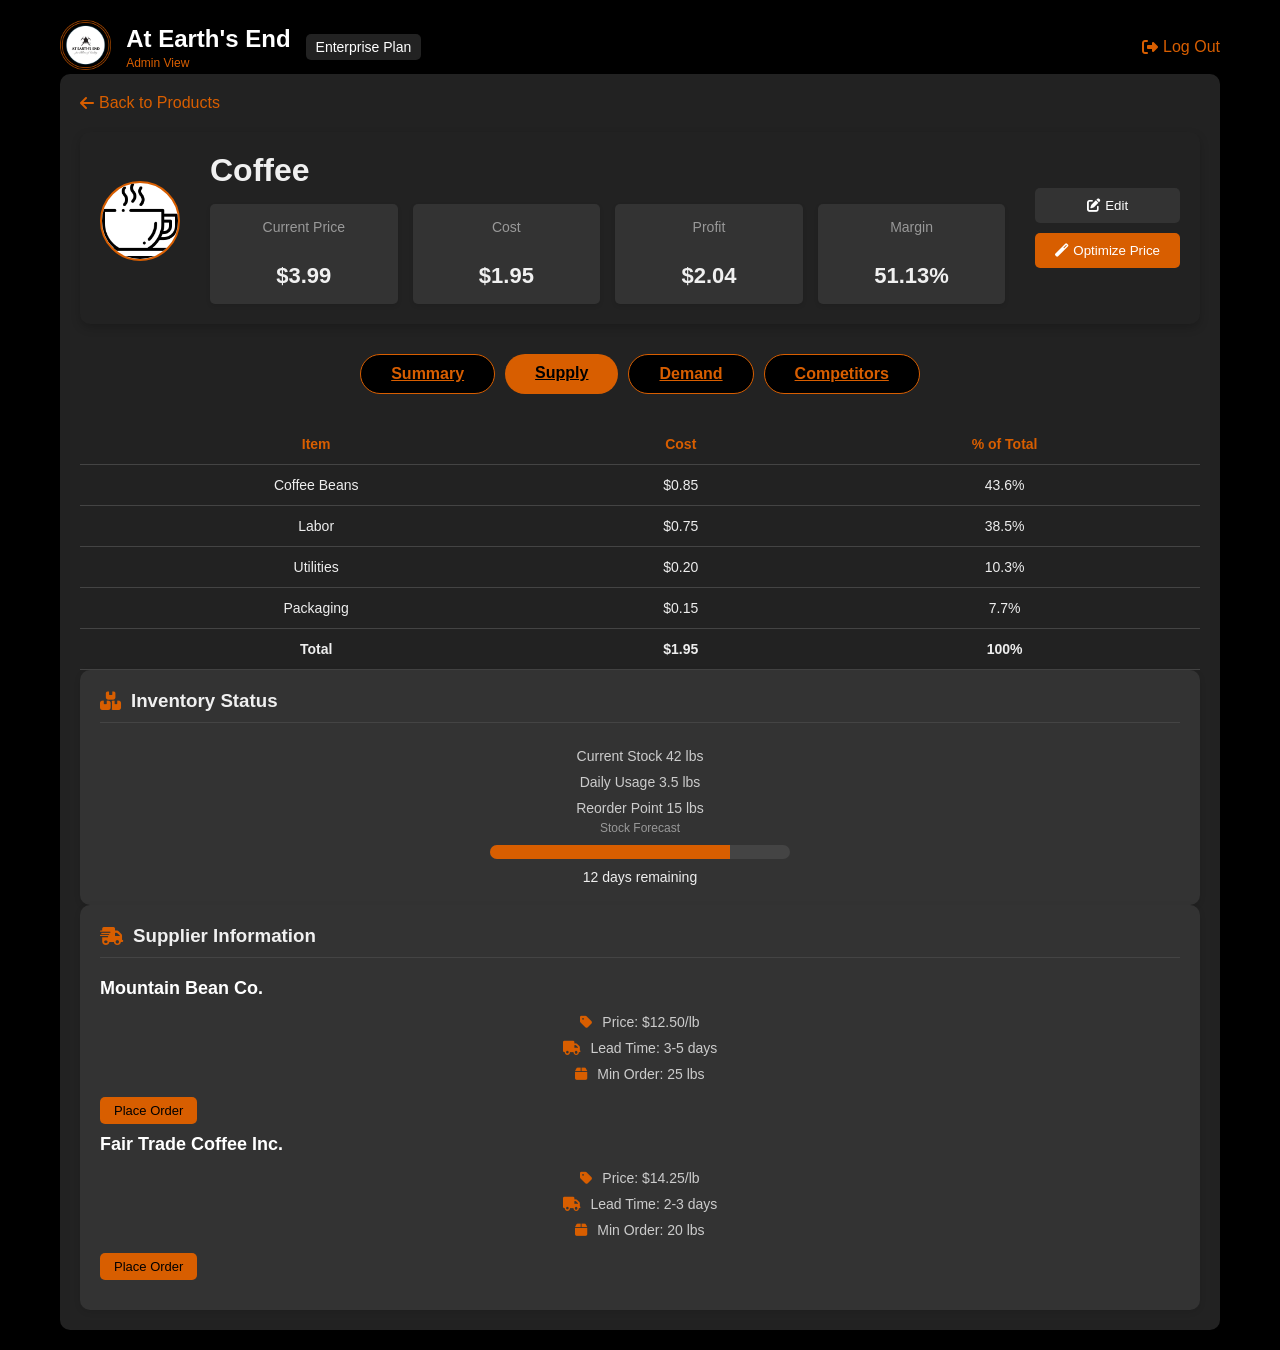
<file: Web_App/supply.html>
<!DOCTYPE html>
<html lang="en">
    <head>
        <meta charset="UTF-8">
        <meta name="viewport" content="width=device-width, initial-scale=1.0">
        <title>Coffee Details - Dynamic Pricing POS System</title>
        <link rel="stylesheet" href="item-details.css">
        <link rel="stylesheet" href="https://cdnjs.cloudflare.com/ajax/libs/font-awesome/6.2.0/css/all.min.css">
        <link rel="icon" type="image/x-icon" href="/assets/favicon.ico">
    </head>
    <body>
        <div id="item-details-page">
            <div class="container">
                <header class="dashboard-header" style="justify-content: space-between; display: flex; align-items: center;">
                    <div style="display: flex; align-items: center; gap: 15px;">
                        <a href="dashboard.html"><img src="assets/store.png" alt="Store Icon" class="logo"></a>
                        <div><h2>At Earth's End</h2><span class="admin-badge">Admin View</span></div>
                        <span class="plan-badge">Enterprise Plan</span>
                    </div>
                    <a href="index.html" class="logout-btn"><i class="fas fa-sign-out-alt"></i> Log Out</a>
                </header>
    
                <div class="tab-content">
                    <div class="back-navigation">
                        <a href="dashboard.html"><i class="fas fa-arrow-left"></i> Back to Products</a>
                    </div>
                    
                    <div class="product-header">
                        <div class="product-image">
                            <img src="assets/Beverages/DripCoffee.png" alt="Coffee">
                        </div>
                        <div class="product-info">
                            <h1>Coffee</h1>
                            <div class="product-stats">
                                <div class="stat">
                                    <span class="stat-label">Current Price</span>
                                    <span class="stat-value">$3.99</span>
                                </div>
                                <div class="stat">
                                    <span class="stat-label">Cost</span>
                                    <span class="stat-value">$1.95</span>
                                </div>
                                <div class="stat">
                                    <span class="stat-label">Profit</span>
                                    <span class="stat-value profit-positive">$2.04</span>
                                </div>
                                <div class="stat">
                                    <span class="stat-label">Margin</span>
                                    <span class="stat-value profit-positive">51.13%</span>
                                </div>
                            </div>
                        </div>
                        <div class="product-actions">
                            <button class="action-btn edit-btn"><i class="fas fa-edit"></i> Edit</button>
                            <button class="action-btn optimize-btn"><i class="fas fa-magic"></i> Optimize Price</button>
                        </div>
                    </div>
                    
                    <div class="tabs">
                        <a href="summary.html" class="tab">Summary</a>
                        <a href="supply.html" class="tab active">Supply</a>
                        <a href="demand.html" class="tab">Demand</a>
                        <a href="competitors.html" class="tab">Competitors</a>
                    </div>

                    <div class="cost-breakdown">
                        <table class="cost-breakdown-table">
                            <thead>
                                <tr>
                                    <th>Item</th>
                                    <th>Cost</th>
                                    <th>% of Total</th>
                                </tr>
                            </thead>
                            <tbody>
                                <tr>
                                    <td>Coffee Beans</td>
                                    <td>$0.85</td>
                                    <td>43.6%</td>
                                </tr>
                                <tr>
                                    <td>Labor</td>
                                    <td>$0.75</td>
                                    <td>38.5%</td>
                                </tr>
                                <tr>
                                    <td>Utilities</td>
                                    <td>$0.20</td>
                                    <td>10.3%</td>
                                </tr>
                                <tr>
                                    <td>Packaging</td>
                                    <td>$0.15</td>
                                    <td>7.7%</td>
                                </tr>
                                <tr>
                                    <td><strong>Total</strong></td>
                                    <td><strong>$1.95</strong></td>
                                    <td><strong>100%</strong></td>
                                </tr>
                            </tbody>
                        </table>
                    </div>
                        
                        <div class="dashboard-card">
                            <h3><i class="fas fa-boxes"></i> Inventory Status</h3>
                            <div class="inventory-status">
                                <div class="inventory-item">
                                    <span class="inventory-label">Current Stock</span>
                                    <span class="inventory-value">42 lbs</span>
                                </div>
                                <div class="inventory-item">
                                    <span class="inventory-label">Daily Usage</span>
                                    <span class="inventory-value">3.5 lbs</span>
                                </div>
                                <div class="inventory-item">
                                    <span class="inventory-label">Reorder Point</span>
                                    <span class="inventory-value">15 lbs</span>
                                </div>
                            </div>
                            <div class="inventory-forecast">
                                <div class="forecast-label">Stock Forecast</div>
                                <div class="forecast-bar">
                                    <div class="forecast-fill" style="width: 80%;"></div>
                                </div>
                                <div class="forecast-days">12 days remaining</div>
                            </div>
                        </div>
                        
                        <div class="dashboard-card">
                            <h3><i class="fas fa-shipping-fast"></i> Supplier Information</h3>
                            <div class="supplier-info">
                                <div class="supplier">
                                    <h4>Mountain Bean Co.</h4>
                                    <div class="supplier-details">
                                        <div class="detail-item">
                                            <i class="fas fa-tag"></i>
                                            <span>Price: $12.50/lb</span>
                                        </div>
                                        <div class="detail-item">
                                            <i class="fas fa-truck"></i>
                                            <span>Lead Time: 3-5 days</span>
                                        </div>
                                        <div class="detail-item">
                                            <i class="fas fa-box"></i>
                                            <span>Min Order: 25 lbs</span>
                                        </div>
                                    </div>
                                    <button class="btn-small">Place Order</button>
                                </div>
                                <div class="supplier">
                                    <h4>Fair Trade Coffee Inc.</h4>
                                    <div class="supplier-details">
                                        <div class="detail-item">
                                            <i class="fas fa-tag"></i>
                                            <span>Price: $14.25/lb</span>
                                        </div>
                                        <div class="detail-item">
                                            <i class="fas fa-truck"></i>
                                            <span>Lead Time: 2-3 days</span>
                                        </div>
                                        <div class="detail-item">
                                            <i class="fas fa-box"></i>
                                            <span>Min Order: 20 lbs</span>
                                        </div>
                                    </div>
                                    <button class="btn-small">Place Order</button>
                                </div>
                            </div>
                        </div>
                    </div>
                </div>
            </div>
        </div>
    </div>
</body>
</html>
</file>
<file: Web_App/item-details.css>
/* Base Styles */
* {
    margin: 0;
    padding: 0;
    box-sizing: border-box;
    font-family: 'Segoe UI', sans-serif;
}

body {
    background-color: black;
    color: white;
    min-height: 100vh;
}

.plan-badge {
    background-color: #222;
    padding: 5px 10px;
    border-radius: 5px;
    font-size: 14px;
}

.logout-btn {
    display: flex;
    align-items: center;
    gap: 5px;
    color:  #d85e00;
    text-decoration: none;
    transition: color 0.3s;
}

.logout-btn:hover {
    color: #d85e00;
}

.admin-badge {
    font-size: 12px;
    color:  #d85e00;
    display: block;
    margin-top: 3px;
}

.logo {
    height: 50px;
}

.container {
    width: 100%;
    max-width: 1200px;
    margin: 0 auto;
    padding: 20px;
    position: relative;
}

/* Navigation */
.back-navigation {
    margin-bottom: 20px;
}

.back-navigation a {
    color: #d85e00;
    text-decoration: none;
    display: flex;
    align-items: center;
    gap: 5px;
    font-weight: 500;
    transition: color 0.3s;
}

.back-navigation a:hover {
    color: #ff7000;
}

/* Product Header */
.product-header {
    display: flex;
    align-items: center;
    gap: 30px;
    margin-bottom: 30px;
    padding: 20px;
    background-color: #222;
    border-radius: 10px;
    box-shadow: 0 4px 10px rgba(0, 0, 0, 0.2);
}

.product-image {
    width: 80px;
    height: 80px;
    margin-bottom: 15px;
    border: 2px solid #d85e00;
    border-radius: 50%;
    overflow: hidden;
    display: flex;
    align-items: center;
    justify-content: center;
    background-color: white;
}

.product-image img {
    width: 100%;
    height: 100%;
    object-fit: cover;
}

.product-info {
    flex-grow: 1;
}

.product-info h1 {
    margin-bottom: 15px;
    font-size: 2rem;
    color: #f0f0f0;
}

.product-stats {
    display: grid;
    grid-template-columns: repeat(auto-fit, minmax(100px, 1fr));
    gap: 15px;
}

.stat {
    background-color: #333;
    padding: 10px;
    border-radius: 5px;
    text-align: center;
    box-shadow: 0 2px 4px rgba(0, 0, 0, 0.1);
    display: flex;
    flex-direction: column;
    justify-content: space-between;
    height: 100px; /* or whatever height looks good */
}

.stat-label {
    font-size: 12px;
    color: #999;
    margin-top: 5px;
    display: block;
}

.stat-value {
    font-size: 18px;
    font-weight: 600;
    margin-bottom: 5px;
    align-items: ;
}

.profit-positive {
    color: #4CAF50;
}

.profit-negative {
    color: #F44336;
}

/* Product Actions */
.product-actions {
    display: flex;
    flex-direction: column;
    gap: 10px;
}

.action-btn {
    display: flex;
    align-items: center;
    justify-content: center;
    gap: 5px;
    padding: 10px 20px;
    border-radius: 5px;
    border: none;
    cursor: pointer;
    font-weight: 500;
    transition: background-color 0.3s, transform 0.2s;
    color: white;
}

.edit-btn {
    background-color: #333;
}

.edit-btn:hover {
    background-color: #444;
    transform: translateY(-2px);
}

.optimize-btn {
    background-color: #d85e00;
}

.optimize-btn:hover {
    background-color: #ff7000;
    transform: translateY(-2px);
}

/* Tabs */
.tabs {
    display: flex;
    gap: 10px;
    margin-bottom: 30px;
    justify-content: center;
}

.tab {
    padding: 10px 30px;
    border-radius: 30px;
    cursor: pointer;
    font-weight: 600;
    transition: background-color 0.3s, transform 0.2s;
    text-align: center;
}

.tab active {
    background-color: #d85e00;
    color: black;
}
.tab.active {
    background-color: #d85e00;
    color: black;
}

.tab:not(.active) {
    background-color: black;
    color: #d85e00;
    border: 1px solid #d85e00;
}

.tab:hover:not(.active) {
    background-color: #111;
    transform: translateY(-2px);
}

/* Tab Content */
.tab-content {
    background-color: #222;
    border-radius: 10px;
    padding: 20px;
    box-shadow: 0 4px 10px rgba(0, 0, 0, 0.2);
}

.tab-pane {
    animation: fadeIn 0.3s ease-in-out;
}

@keyframes fadeIn {
    from { opacity: 0; }
    to { opacity: 1; }
}

/* Dashboard Grid */
.dashboard-grid {
    display: grid;
    grid-template-columns: repeat(auto-fit, minmax(300px, 1fr));
    gap: 20px;
}

.dashboard-card {
    background-color: #333;
    border-radius: 10px;
    padding: 20px;
    box-shadow: 0 2px 6px rgba(0, 0, 0, 0.1);
}

.dashboard-card h3 {
    display: flex;
    align-items: center;
    gap: 10px;
    margin-bottom: 20px;
    padding-bottom: 10px;
    border-bottom: 1px solid #444;
    color: #f0f0f0;
}

.dashboard-card h3 i {
    color: #d85e00;
}

.full-width {
    grid-column: 1 / -1;
}

/* Sales Overview */
.sales-chart {
    margin: 20px 0;
    height: 250px;
    position: relative;
}




.bar-label {
    display: flex;
    justify-content: center;
    gap: 5px;
    font-size: 14px;
    color: #ddd;
}
.bar-value {
    display: flex;
    justify-content: center;
    gap: 5px;
    font-size: 14px;
    color: #d85e00;
}


.bar-revenue {
    display: flex;
    justify-content: center;
    gap: 5px;
    font-size: 14px;
    color: white
}

.line-chart {
    position: relative;
    padding-bottom: 25px;
}

.chart-labels {
    display: flex;
    justify-content: space-between;
    position: absolute;
    width: 100%;
    bottom: 0;
    font-size: 12px;
    color: #aaa;
}


.elasticity-chart svg {
    background-color: #222;
    border-radius: 8px;
    padding: 10px;
}
.elasticity-summary {
    font-size: 14px;
    color: #ccc;
    padding-top: 10px;
}
.summary-item {
    display: flex;
    justify-content: center;
    gap: 10px;
    padding: 5px 0;
}

.summary-label {
    font-weight: 600;
    color: white;
    align-items: center;
}

.summary-value {
    font-weight: 600;
    color: white;
}

.my-summary-label {
    color: #d85e00;
    font-weight: 600;
}

.my-summary-value {
    color: #d85e00;
    font-weight: 600;
}

.chart-legend {
    display: flex;
    gap: 15px;
    justify-content: center;
    margin-top: 15px;
}

.legend-item {
    display: flex;
    align-items: center;
    gap: 5px;
    font-size: 14px;
}

.legend-color {
    width: 12px;
    height: 12px;
    border-radius: 3px;
}

/* Competitors Table */
.competitors-table {
    width: 100%;
    border-collapse: collapse;
    margin-top: 15px;
}

.competitors-table th,
.competitors-table td {
    padding: 12px 15px;
    text-align: left;
    border-bottom: 1px solid #444;
}

.competitors-table th {
    background-color: #222;
    color: #d85e00;
    font-weight: 500;
}

.competitors-table tr:hover {
    background-color: #3a3a3a;
}

.competitor-icon {
    width: 30px;
    height: 30px;
    border-radius: 50%;
    margin-right: 10px;
    vertical-align: middle;
}

.trend-up {
    color: #4CAF50;
}

.trend-down {
    color: #F44336;
}

.trend-neutral {
    color: #FFC107;
}

.price-higher {
    color: #F44336;
}

.price-lower {
    color: #4CAF50;
}

.price-equal {
    color: #FFC107;
}

/* Market Overview */
.market-overview {
    display: flex;
    flex-direction: column;
    gap: 20px;
}

.market-stats {
    display: grid;
    grid-template-columns: repeat(auto-fit, minmax(120px, 1fr));
    gap: 15px;
}

.market-stat {
    background-color: #444;
    padding: 15px;
    border-radius: 8px;
    text-align: center;
}

.stat-value {
    font-size: 22px;
    font-weight: 600;
    margin-bottom: 5px;
    color: #f0f0f0;
}

.stat-label {
    font-size: 14px;
    color: #999;
}

.market-position {
    background-color: #444;
    padding: 20px;
    border-radius: 8px;
}

.position-chart {
    margin: 20px 0;
    height: 50px;
    background-color: #222;
    border-radius: 25px;
    position: relative;
}

.position-line {
    position: absolute;
    top: 50%;
    left: 0;
    width: 100%;
    height: 1px;
    background-color: #555;
}

.position-marker {
    position: absolute;
    top: 50%;
    transform: translate(-50%, -50%);
    width: 20px;
    height: 20px;
    background-color: #555;
    border-radius: 50%;
    cursor: pointer;
}

.your-position {
    background-color: #d85e00;
    width: 25px;
    height: 25px;
}

.position-marker:hover::after {
    content: attr(data-label);
    position: absolute;
    bottom: 30px;
    left: 50%;
    transform: translateX(-50%);
    background-color: #111;
    padding: 5px 10px;
    border-radius: 5px;
    font-size: 12px;
    white-space: nowrap;
}
.price-scale {
    margin: 30px 0 10px;
    position: relative;
    text-align: center;
}

.scale-bar {
    position: relative;
    background-color: #222;
    height: 12px;
    border-radius: 6px;
    margin: 10px auto;
    width: 100%;
    max-width: 600px;
}

.price-scale-bar {
    position: relative;
    margin: 30px 0;
    padding: 0 20px;
    display: flex;
    align-items: center;
    justify-content: space-between;
    flex-direction: column;
}

.price-line {
    position: relative;
    width: 100%;
    max-width: 600px;
    height: 6px;
    background-color: #111;
    border-radius: 3px;
    margin: 10px 0;
}

.price-dot {
    position: absolute;
    top: 50%;
    transform: translate(-50%, -50%);
    width: 32px;
    height: 32px;
    border-radius: 50%;
    background-color: white;
    object-fit: cover;
    box-shadow: 0 0 6px rgba(255, 255, 255, 0.2);
    border: 2px solid #555;
}

.your-dot {
    border: 3px solid #d85e00;
    box-shadow: 0 0 10px #d85e00;
    z-index: 2;
}

.price-extreme {
    color: #aaa;
    font-size: 14px;
    width: 100%;
    display: flex;
    justify-content: space-between;
    max-width: 600px;
}

.price-label {
    font-size: 14px;
    color: #aaa;
    display: inline-block;
    width: 50%;
}



.data-label {
    color: #d85e00;
    font-weight: 600;

}

.position-label {
    text-align: center;
    font-size: 14px;
    color: #999;
}

/* Heatmap */
.heatmap {
    margin: 20px 0;
}

/* Updated Weekly Sales Styles */
.weekly-sales-visual {
    display: grid;
    grid-template-columns: repeat(7, 1fr);
    align-items: end;
    gap: 10px;
    height: 160px;
    margin-bottom: 20px;
}

.weekly-bar {
    background-color: #d85e00;
    border-radius: 5px 5px 0 0;
    text-align: center;
    display: flex;
    flex-direction: column;
    justify-content: flex-end;
    color: #fff;
    position: relative;
}

.weekly-bar .bar-value {
    font-size: 12px;
    color: #fff;
    margin-bottom: 5px;
}

.weekly-bar .bar-label {
    font-size: 12px;
    color: #ccc;
    margin-top: 5px;
    position: absolute;
    bottom: -20px;
    width: 100%;
}

.chart-summary {
    display: flex;
    justify-content: space-between;
    padding-top: 10px;
    font-size: 14px;
    color: #eee;
}

.heatmap-header {
    display: flex;
    margin-left: 80px;
    margin-bottom: 10px;
}

.time-slot {
    flex: 1;
    text-align: center;
    font-size: 12px;
    color: #999;
}

.heatmap-row {
    display: flex;
    align-items: center;
    margin-bottom: 8px;
}

.heatmap-label {
    width: 80px;
    text-align: right;
    padding-right: 15px;
    font-size: 14px;
}

.heatmap-cells {
    display: flex;
    flex: 1;
}

.heatmap-cell {
    flex: 1;
    height: 30px;
    margin: 0 2px;
    border-radius: 3px;
}

.heatmap-legend {
    display: flex;
    justify-content: center;
    gap: 15px;
    margin-top: 15px;
}

.legend-item {
    display: flex;
    align-items: center;
    gap: 5px;
    font-size: 14px;
}

.legend-color {
    width: 15px;
    height: 15px;
    border-radius: 3px;
}

.legend-label {
    color: #999;
}

/* Demographics Chart */
.demographics-chart {
    display: flex;
    flex-wrap: wrap;
    justify-content: center;
    gap: 20px;
    margin: 20px 0;
}

.pie-chart {
    position: relative;
    width: 200px;
    height: 200px;
    border-radius: 50%;
    background: conic-gradient(
        #d85e00 0% 45%,
        #ff9340 45% 70%,
        #ffbb85 70% 90%,
        #ffe0cc 90% 100%
    );
}

.pie-segment {
    position: absolute;
    top: 0;
    left: 0;
    width: 100%;
    height: 100%;
    border-radius: 50%;
    clip-path: conic-gradient(
        from 0deg,
        transparent 0,
        transparent calc(var(--percentage, 0%) - 0.001%),
        var(--color, #d85e00) calc(var(--percentage, 0%) - 0.001%),
        var(--color, #d85e00) var(--percentage, 0%),
        transparent var(--percentage, 0%),
        transparent 100%
    );
}

.pie-label {
    position: absolute;
    top: 50%;
    left: 50%;
    transform: translate(-50%, -50%);
    font-weight: 600;
    color: white;
    text-shadow: 0 0 3px rgba(0, 0, 0, 0.8);
}

.demographics-legend {
    display: flex;
    flex-direction: column;
    gap: 10px;
}

/* Forecast Chart */
.forecast-chart {
    height: 200px;
    margin: 20px 0;
}

.chart {
    width: 100%;
    height: 100%;
}

.forecast-summary {
    display: grid;
    grid-template-columns: repeat(auto-fit, minmax(150px, 1fr));
    gap: 15px;
    margin-top: 20px;
}

.forecast-item {
    background-color: #444;
    padding: 10px;
    border-radius: 5px;
    text-align: center;
}

.forecast-label {
    font-size: 12px;
    color: #999;
    margin-bottom: 5px;
    display: block;
}

.forecast-value {
    font-size: 16px;
    font-weight: 600;
}



.cost-breakdown-table {
    width: 100%;
    border-collapse: collapse;
    margin-top: 10px;
}
.cost-breakdown-table th, .cost-breakdown-table td {
    border-bottom: 1px solid #444;
    padding: 12px;
    text-align: center;
    font-size: 14px;
}
.cost-breakdown-table th {
    background-color: #222;
    color: #d85e00;
    font-weight: 600;
}
.cost-breakdown-table td {
    color: #eee;
}

.inventory-status, .inventory-forecast, .supplier-details {
    text-align: center;
}
.inventory-item, .detail-item {
    padding: 5px 0;
    font-size: 14px;
    color: #ccc;
}

.forecast-bar {
    background-color: #444;
    height: 14px;
    border-radius: 8px;
    overflow: hidden;
    margin: 10px auto;
    max-width: 300px;
}
.forecast-fill {
    height: 100%;
    background-color: #d85e00;
}

.forecast-days {
    font-size: 14px;
    color: #eee;
}

.supplier-info h4 {
    font-size: 18px;
    color: #fff;
    margin-bottom: 10px;
}

.supplier-details .detail-item i {
    margin-right: 6px;
    color: #d85e00;
}

.btn-small {
    margin-top: 10px;
    margin-bottom: 10px;
    background-color: #d85e00;
    color: black;
    border: none;
    padding: 6px 14px;
    border-radius: 5px;
    cursor: pointer;
    font-weight: 500;
    font-size: 13px;
}
.btn-small:hover {
    background-color: #ff7000;
}

.weekly-sales-table {
    width: 100%;
    border-collapse: collapse;
    margin-top: 10px;
}
  
.weekly-sales-table th,
.weekly-sales-table td {
    border-bottom: 1px solid #444;
    padding: 12px;
    text-align: center;
    font-size: 14px;
}
  
.weekly-sales-table th {
    background-color: #222;
    color: #d85e00;
    font-weight: 600;
}
  
.weekly-sales-table td {
    color: #eee;
}


/* Responsive adjustments */
@media (max-width: 768px) {
    .product-header {
        flex-direction: column;
        gap: 20px;
    }
    
    .product-image {
        margin: 0 auto;
    }
    
    .product-actions {
        flex-direction: row;
        justify-content: center;
        margin-top: 20px;
    }
    
    .tabs {
        flex-wrap: wrap;
    }
    
    .tab {
        flex: 1 0 auto;
        min-width: 120px;
    }
}


@media (min-width: 900px) {
    .dashboard-grid > .center-card {
      grid-column: 2 / 3;
    }
  }
  .top-competitors {
    display: flex;
    flex-direction: column;
    gap: 10px;
    margin-top: 15px;
  }
  .competitor {
    display: flex;
    align-items: center;
    justify-content: space-between;
    background-color: #2a2a2a;
    padding: 10px;
    border-radius: 5px;
  }
  .competitor-name, .competitor-price {
    font-size: 14px;
    color: #eee;
  }

/* Responsive fix for summary */
@media (max-width: 600px) {
    .chart-summary {
        flex-direction: column;
        gap: 5px;
    }
}
</file>
<file: Web_App/dashboard.css>
/* Base Styles */
* {
    margin: 0;
    padding: 0;
    box-sizing: border-box;
    font-family: 'Segoe UI', sans-serif;
}

body {
    background-color: black;
    color: white;
    min-height: 100vh;
}

.container {
    width: 100%;
    max-width: 1200px;
    margin: 0 auto;
    padding: 20px;
    position: relative;
}

/* Dashboard Header */
.dashboard-header {
    display: flex;
    justify-content: space-between;
    align-items: center;
    margin-bottom: 15px;
    padding: 15px 0;
    border-bottom: 1px solid #333;
}

.header-right {
    display: flex;
    align-items: center;
    gap: 20px;
}

.logo {
    height: 50px;
}

.plan-badge {
    background-color: #222;
    padding: 5px 10px;
    border-radius: 5px;
    font-size: 14px;
}

.admin-badge {
    font-size: 12px;
    color:  #d85e00;
    display: block;
    margin-top: 3px;
}

.logout-btn {
    display: flex;
    align-items: center;
    gap: 5px;
    color:  #d85e00;
    text-decoration: none;
    transition: color 0.3s;
    text-align: center;
}

.see-more{
    display: flex;
    color: #d85e00;
}

.logout-btn:hover {
    color: #d85e00;
}

/* Category Section */
.category-section {
    width: center;
}

.category-section h2 {
    margin-bottom: 10px;
    padding-bottom: 10px;
    border-bottom: 1px solid #333;
    color: #f0f0f0;
    text-align: center;
}

/* Item List Grid */
.item-list {
    display: grid;
    grid-template-columns: repeat(auto-fill, minmax(200px, 1fr));
    gap: 20px;
    margin-top: 20px;
}

.item-link {
    text-decoration: none;
    color: white;
}

.item-card {
    background-color: #222;
    border-radius: 10px;
    padding: 20px;
    cursor: pointer;
    transition: transform 0.3s, background-color 0.3s;
    height: 100%;
    display: flex;
    flex-direction: column;
    align-items: center;
    text-align: center;
    box-shadow: 0 4px 6px rgba(0, 0, 0, 0.1);
}

.item-card:hover {
    transform: translateY(-5px);
    background-color: #333;
    box-shadow: 0 6px 12px rgba(0, 0, 0, 0.2);
}

.item-icon {
    width: 80px;
    height: 80px;
    margin-bottom: 15px;
    border: 2px solid #d85e00;
    border-radius: 50%;
    overflow: hidden;
    display: flex;
    align-items: center;
    justify-content: center;
    background-color: white;
}

.item-icon img {
    width: 100%;
    height: 100%;
    object-fit: cover;
}

.item-name {
    font-weight: 600;
    margin-bottom: 5px;
    color: #f0f0f0;
}

.item-price {
    color: #d85e00;
    font-weight: 500;
    margin-bottom: 10px;
}

.item-status {
    font-size: 12px;
    background-color: #333;
    padding: 3px 8px;
    border-radius: 10px;
    margin-top: auto;
}

.status-active {
    color: #4CAF50;
}

.status-review {
    color: #FFC107;
}

/* Buttons */
.btn {
    display: inline-block;
    background-color: #d85e00;
    color: white;
    padding: 12px 30px;
    border-radius: 30px;
    text-decoration: none;
    font-weight: 600;
    transition: transform 0.3s, background-color 0.3s;
    border: none;
    cursor: pointer;
    font-size: 16px;
}

.btn:hover {
    transform: translateY(-3px);
    background-color: #ff7000;
}

/* Responsive adjustments */
@media (max-width: 768px) {
    .item-list {
        grid-template-columns: repeat(auto-fill, minmax(150px, 1fr));
    }
    
    .dashboard-header {
        flex-direction: column;
        gap: 15px;
        align-items: flex-start;
    }
    
    .header-right {
        width: 100%;
        justify-content: space-between;
    }
}
</file>
<file: Web_App/style.css>
/* Base Styles */
* {
    margin: 0;
    padding: 0;
    box-sizing: border-box;
    font-family: 'Segoe UI', sans-serif;
}

body {
    background-color: black;
    color: white;
    min-height: 100vh;
}

.container {
    width: 100%;
    max-width: 1200px;
    margin: 0 auto;
    padding: 20px;
    position: relative;
    display: flex;
    flex-direction: column;
    min-height: 100vh;
}

/* Header Styles */
.header {
    display: flex;
    justify-content: space-between;
    align-items: left;
    padding: 20px 0;
    position: relative;
    z-index: 3;
    background-color: black;
}

.logo {
    height: 50px
    
}

.nav {
    display: flex;
    gap: 20px;
}

.nav a {
    color: white;
    text-decoration: none;
    font-weight: 500;
    transition: color 0.3s;
}

.nav a:hover {
    color: #d85e00;
}

/* Login Page Specific Styles */
#login-page {
    position: relative;
    
}

.login-content {
    position: relative;
    flex: 1;
    display: flex;
    justify-content: center;
    align-items: center;
}

/* .login-content::before {
    content: "";
    position: absolute;
    top: 0;
    left: 0;
    width: 150%;
    height: 150%;
    background-image: url("assets/login-bg.png");
    background-size: cover;
    background-position: center;
    opacity: 0.4;
    z-index: 0;
} */

.login-container {
    position: relative;
    max-width: 400px;
    background-color: rgba(17, 17, 17, 0.9);
    padding: 30px;
    border-radius: 10px;
    z-index: 2;
    box-shadow: 0 5px 15px rgba(0, 0, 0, 0.5);
}

.form-group {
    margin-bottom: 20px;
}

.form-group label {
    display: block;
    margin-bottom: 8px;
    font-weight: 500;
}

.form-group input {
    width: 100%;
    padding: 12px;
    border-radius: 5px;
    border: 1px solid #333;
    background-color: #222;
    color: white;
    font-size: 16px;
    transition: border-color 0.3s, box-shadow 0.3s;
}

.form-group input:focus {
    outline: none;
    border-color: #d85e00;
    box-shadow: 0 0 5px rgba(216, 94, 0, 0.5);
}

.text-center {
    text-align: center;
}

.btn {
    display: inline-block;
    background-color: #d85e00;
    color: white;
    padding: 12px 30px;
    border-radius: 30px;
    text-decoration: none;
    font-weight: 600;
    transition: transform 0.3s, background-color 0.3s;
    border: none;
    cursor: pointer;
    font-size: 16px;
    letter-spacing: 0.5px;
}

.btn:hover {
    transform: translateY(-3px);
    background-color: #ff7000;
}

/* Additional hero styles if needed */
.hero-content {
    position: relative;
    text-align: center;
    z-index: 1;
    max-width: 800px;
}

.hero-bg {
    position: absolute;
    top: 0;
    left: 0;
    width: 100%;
    height: 100%;
    object-fit: cover;
    z-index: 1;
    filter: blur(5px) brightness(50%);
    transition: filter 0.5s ease-in-out;
}

.hero-content h1 {
    font-size: 3.5rem;
    margin-bottom: 20px;
    color: #f0f0f0;
    line-height: 1.2;
}

.hero-content p {
    font-size: 1.2rem;
    margin-bottom: 30px;
    color: #ccc;
    line-height: 1.6;
}
</file>
